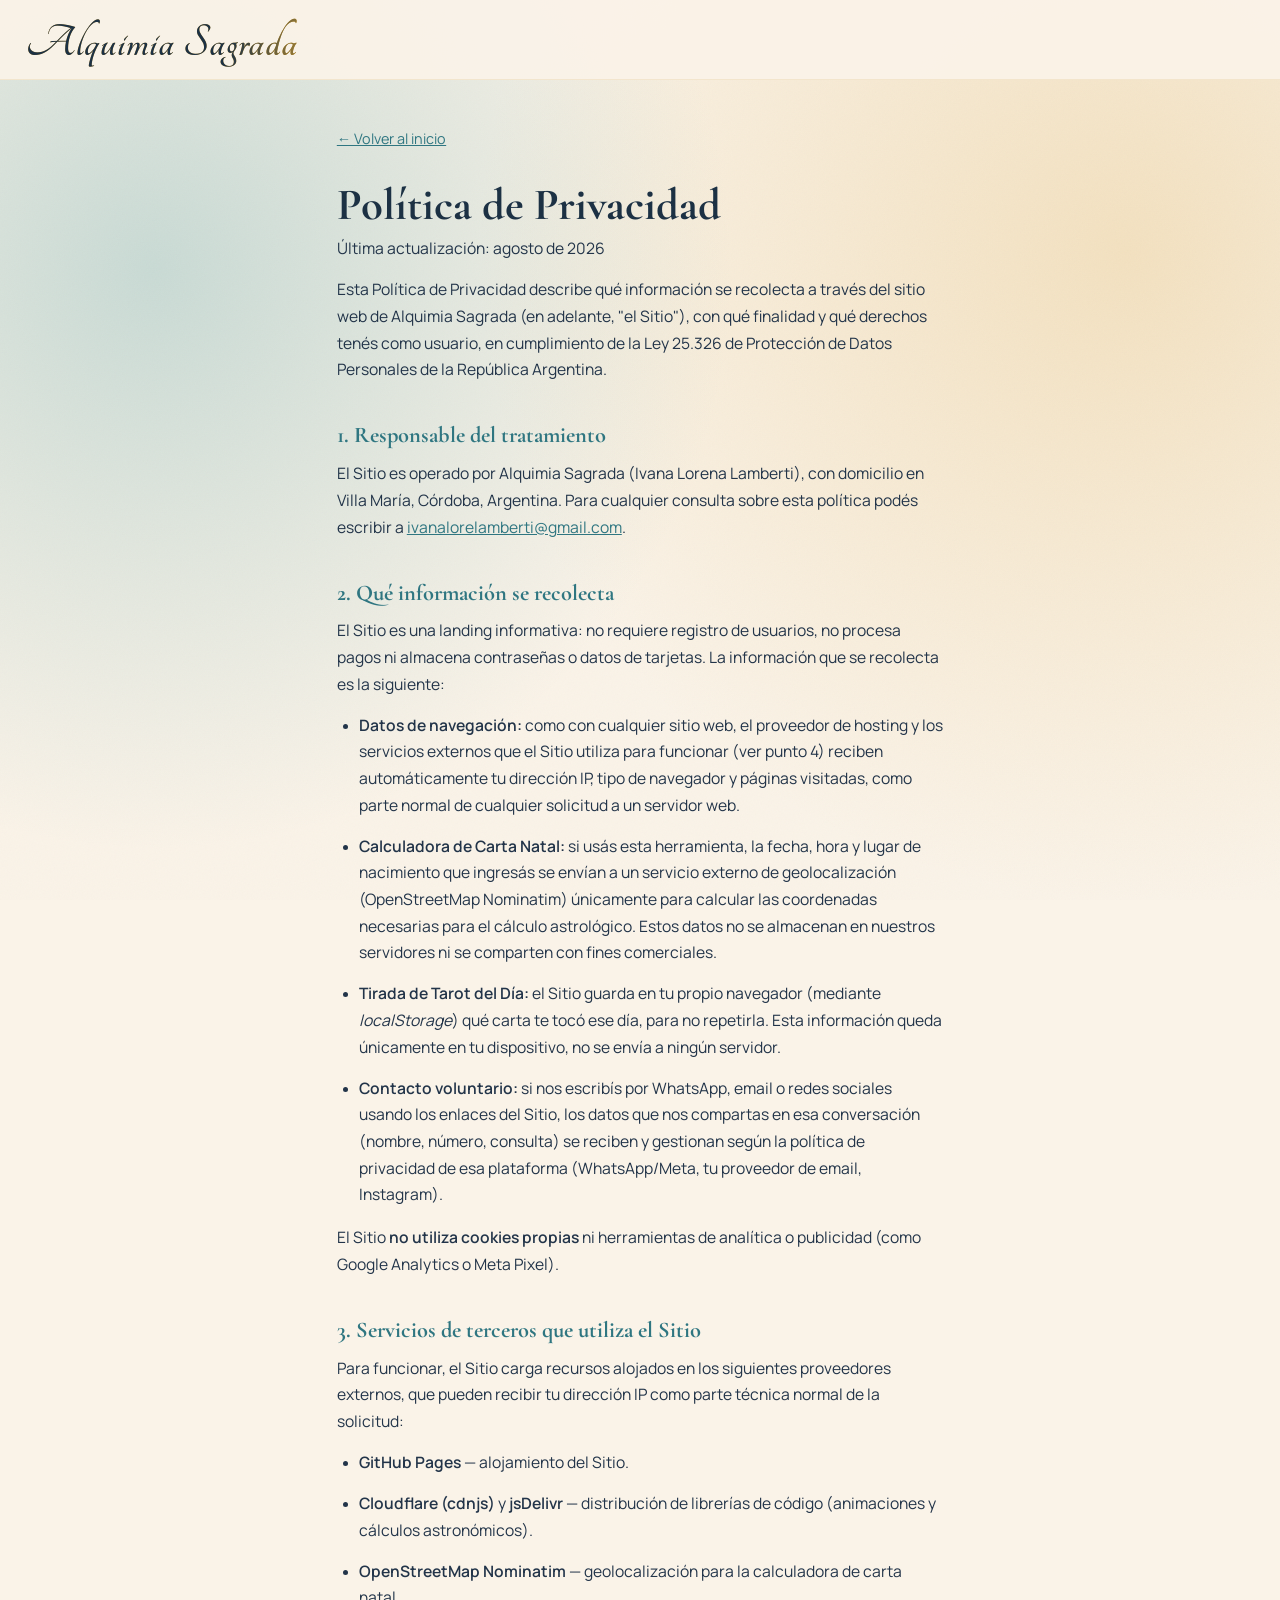
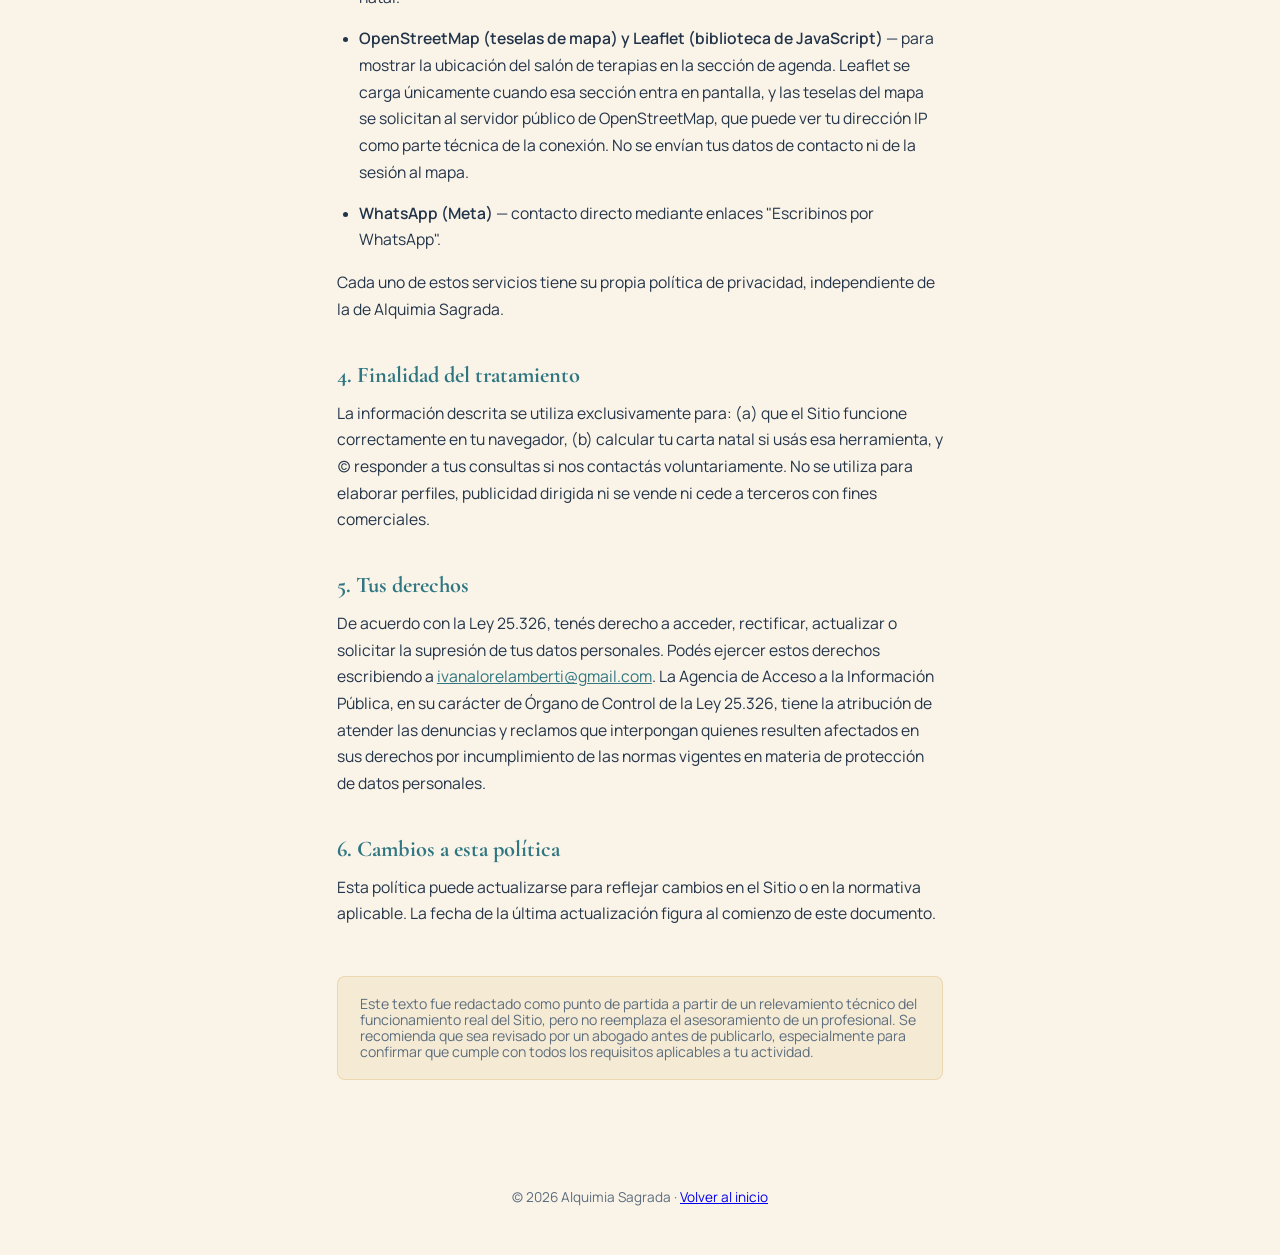
<file: politica-privacidad.html>
<!DOCTYPE html>
<html lang="es">
<head>
<meta charset="UTF-8">
<meta name="viewport" content="width=device-width, initial-scale=1.0">
<title>Política de Privacidad · Alquimia Sagrada</title>
<meta name="description" content="Política de privacidad y protección de datos personales de Alquimia Sagrada.">
<meta name="robots" content="noindex">
<link rel="icon" type="image/png" sizes="64x64" href="assets/img/icon-64.png">
<link rel="icon" type="image/webp" href="assets/img/logo-alquimia.webp">
<link rel="stylesheet" href="assets/css/estilos.css">
<style>
  body { background-color: var(--bg-base); }
  .legal-main {
    position: relative;
    z-index: 15;
    max-width: 760px;
    margin: 0 auto;
    padding: 130px 6vw 80px;
  }
  .legal-main h1 {
    font-family: var(--font-heading);
    font-size: clamp(2rem, 5vw, 2.8rem);
    color: var(--ink);
    margin-bottom: 0.4rem;
  }
  .legal-updated {
    font-size: 0.85rem;
    color: var(--text-muted);
    margin-bottom: 2.5rem;
  }
  .legal-main h2 {
    font-family: var(--font-heading);
    font-size: 1.4rem;
    color: var(--teal);
    margin-top: 2.4rem;
    margin-bottom: 0.8rem;
  }
  .legal-main p, .legal-main li {
    font-size: 0.98rem;
    line-height: 1.7;
    color: var(--text-main);
    margin-bottom: 0.9rem;
  }
  .legal-main ul { padding-left: 1.4rem; margin-bottom: 1rem; }
  .legal-main a { color: var(--teal); }
  .legal-note {
    margin-top: 3rem;
    padding: 1.2rem 1.4rem;
    background: rgba(201, 152, 47, 0.1);
    border: 1px solid var(--gold-dim);
    border-radius: 8px;
    font-size: 0.88rem;
    color: var(--text-muted);
  }
  .legal-back {
    display: inline-block;
    margin-bottom: 2rem;
    font-size: 0.9rem;
    color: var(--teal);
  }
  .legal-footer-bottom {
    position: relative;
    z-index: 15;
    text-align: center;
    padding: 30px 6vw 50px;
    font-size: 0.85rem;
    color: var(--text-muted);
  }
</style>
</head>
<body>

<div class="grain-overlay"></div>
<div class="cosmic-bg"></div>

<header class="site-header">
  <a href="index.html" style="text-decoration:none;">
    <h1 class="brand-title" data-text="Alquimia Sagrada">Alquimia Sagrada</h1>
  </a>
</header>

<main class="legal-main">
  <a href="index.html" class="legal-back">← Volver al inicio</a>

  <h1>Política de Privacidad</h1>
  <p class="legal-updated">Última actualización: agosto de 2026</p>

  <p>Esta Política de Privacidad describe qué información se recolecta a través del sitio web de Alquimia Sagrada (en adelante, "el Sitio"), con qué finalidad y qué derechos tenés como usuario, en cumplimiento de la Ley 25.326 de Protección de Datos Personales de la República Argentina.</p>

  <h2>1. Responsable del tratamiento</h2>
  <p>El Sitio es operado por Alquimia Sagrada (Ivana Lorena Lamberti), con domicilio en Villa María, Córdoba, Argentina. Para cualquier consulta sobre esta política podés escribir a <a href="mailto:ivanalorelamberti@gmail.com">ivanalorelamberti@gmail.com</a>.</p>

  <h2>2. Qué información se recolecta</h2>
  <p>El Sitio es una landing informativa: no requiere registro de usuarios, no procesa pagos ni almacena contraseñas o datos de tarjetas. La información que se recolecta es la siguiente:</p>
  <ul>
    <li><strong>Datos de navegación:</strong> como con cualquier sitio web, el proveedor de hosting y los servicios externos que el Sitio utiliza para funcionar (ver punto 4) reciben automáticamente tu dirección IP, tipo de navegador y páginas visitadas, como parte normal de cualquier solicitud a un servidor web.</li>
    <li><strong>Calculadora de Carta Natal:</strong> si usás esta herramienta, la fecha, hora y lugar de nacimiento que ingresás se envían a un servicio externo de geolocalización (OpenStreetMap Nominatim) únicamente para calcular las coordenadas necesarias para el cálculo astrológico. Estos datos no se almacenan en nuestros servidores ni se comparten con fines comerciales.</li>
    <li><strong>Tirada de Tarot del Día:</strong> el Sitio guarda en tu propio navegador (mediante <em>localStorage</em>) qué carta te tocó ese día, para no repetirla. Esta información queda únicamente en tu dispositivo, no se envía a ningún servidor.</li>
    <li><strong>Contacto voluntario:</strong> si nos escribís por WhatsApp, email o redes sociales usando los enlaces del Sitio, los datos que nos compartas en esa conversación (nombre, número, consulta) se reciben y gestionan según la política de privacidad de esa plataforma (WhatsApp/Meta, tu proveedor de email, Instagram).</li>
  </ul>
  <p>El Sitio <strong>no utiliza cookies propias</strong> ni herramientas de analítica o publicidad (como Google Analytics o Meta Pixel).</p>

  <h2>3. Servicios de terceros que utiliza el Sitio</h2>
  <p>Para funcionar, el Sitio carga recursos alojados en los siguientes proveedores externos, que pueden recibir tu dirección IP como parte técnica normal de la solicitud:</p>
  <ul>
    <li><strong>GitHub Pages</strong> — alojamiento del Sitio.</li>
    <li><strong>Cloudflare (cdnjs)</strong> y <strong>jsDelivr</strong> — distribución de librerías de código (animaciones y cálculos astronómicos).</li>
    <li><strong>OpenStreetMap Nominatim</strong> — geolocalización para la calculadora de carta natal.</li>
    <li><strong>OpenStreetMap (teselas de mapa) y Leaflet (biblioteca de JavaScript)</strong> — para mostrar la ubicación del salón de terapias en la sección de agenda. Leaflet se carga únicamente cuando esa sección entra en pantalla, y las teselas del mapa se solicitan al servidor público de OpenStreetMap, que puede ver tu dirección IP como parte técnica de la conexión. No se envían tus datos de contacto ni de la sesión al mapa.</li>
    <li><strong>WhatsApp (Meta)</strong> — contacto directo mediante enlaces "Escribinos por WhatsApp".</li>
  </ul>
  <p>Cada uno de estos servicios tiene su propia política de privacidad, independiente de la de Alquimia Sagrada.</p>

  <h2>4. Finalidad del tratamiento</h2>
  <p>La información descrita se utiliza exclusivamente para: (a) que el Sitio funcione correctamente en tu navegador, (b) calcular tu carta natal si usás esa herramienta, y (c) responder a tus consultas si nos contactás voluntariamente. No se utiliza para elaborar perfiles, publicidad dirigida ni se vende ni cede a terceros con fines comerciales.</p>

  <h2>5. Tus derechos</h2>
  <p>De acuerdo con la Ley 25.326, tenés derecho a acceder, rectificar, actualizar o solicitar la supresión de tus datos personales. Podés ejercer estos derechos escribiendo a <a href="mailto:ivanalorelamberti@gmail.com">ivanalorelamberti@gmail.com</a>. La Agencia de Acceso a la Información Pública, en su carácter de Órgano de Control de la Ley 25.326, tiene la atribución de atender las denuncias y reclamos que interpongan quienes resulten afectados en sus derechos por incumplimiento de las normas vigentes en materia de protección de datos personales.</p>

  <h2>6. Cambios a esta política</h2>
  <p>Esta política puede actualizarse para reflejar cambios en el Sitio o en la normativa aplicable. La fecha de la última actualización figura al comienzo de este documento.</p>

  <div class="legal-note">
    Este texto fue redactado como punto de partida a partir de un relevamiento técnico del funcionamiento real del Sitio, pero no reemplaza el asesoramiento de un profesional. Se recomienda que sea revisado por un abogado antes de publicarlo, especialmente para confirmar que cumple con todos los requisitos aplicables a tu actividad.
  </div>
</main>

<footer class="legal-footer-bottom">
  &copy; 2026 Alquimia Sagrada &middot; <a href="index.html">Volver al inicio</a>
</footer>

</body>
</html>
</file>
<file: assets/css/estilos.css>
/* =========================================
   ESTILOS COMPARTIDOS · Alquimia Sagrada
   Usado por index.html y sobre-mi.html. Contiene la "carcasa" común del
   sitio (tipografías, variables, header con el título animado, fondo
   cósmico, reproductor de música y footer base) para que el navegador lo
   descargue una sola vez y lo reutilice (desde caché) al navegar entre
   páginas, en vez de volver a bajar el mismo CSS en cada una.
   ========================================= */

/* ---------- Tipografías auto-alojadas ----------
   Solo woff2 (~255 KB las 11 variantes). Los .ttf que hacían de respaldo
   para navegadores pre-woff2 se eliminaron: el 100% de los navegadores
   actuales los soporta, y mantenerlos multiplicaba por 13 el peso del
   deploy (3.17 MB que nunca se descargaban).

   MÉTRICAS DE LÍNEA (ascent/descent/line-gap-override)
   Leídas de las tablas hhea reales de cada fuente y normalizadas a una caja
   de línea única de 115% del em. Sin esto, cada `font-display: swap`
   cambiaba la altura de línea y movía todo el contenido de la página:

     Manrope            106.6% + 30.0% = 136.6%   <- 21.6 puntos de más
     Cormorant Garamond  92.4% + 28.7% = 121.1%   <-  6.1 puntos de más
     Arial  (respaldo)   90.5% + 21.2% = 114.9%
     Times  (respaldo)   89.1% + 21.6% = 115.0%

   Fijando las tres métricas en 90% / 22% / 3% (= 115%), la fuente de
   respaldo y la webfont ocupan el mismo alto: el intercambio deja de
   provocar CLS, y además todas las variantes de una familia comparten caja.
   No se aplica `size-adjust` a propósito: su valor depende de qué fuente
   de respaldo elige cada sistema (Arial en Windows, Roboto en Android,
   San Francisco en iOS) y sin esa referencia sólo se acertaría en una
   plataforma, empeorando el resto. */
@font-face {
  font-family: 'Cormorant Garamond';
  src: url('../fonts/CormorantGaramond-Regular.woff2') format('woff2');
  font-weight: 400; font-style: normal; font-display: swap;
  ascent-override: 90%; descent-override: 22%; line-gap-override: 3%;
}
@font-face {
  font-family: 'Cormorant Garamond';
  src: url('../fonts/CormorantGaramond-SemiBold.woff2') format('woff2');
  font-weight: 600; font-style: normal; font-display: swap;
  ascent-override: 90%; descent-override: 22%; line-gap-override: 3%;
}
@font-face {
  font-family: 'Cormorant Garamond';
  src: url('../fonts/CormorantGaramond-Bold.woff2') format('woff2');
  font-weight: 700; font-style: normal; font-display: swap;
  ascent-override: 90%; descent-override: 22%; line-gap-override: 3%;
}
@font-face {
  font-family: 'Cormorant Garamond';
  src: url('../fonts/CormorantGaramond-Italic.woff2') format('woff2');
  font-weight: 400; font-style: italic; font-display: swap;
  ascent-override: 90%; descent-override: 22%; line-gap-override: 3%;
}
@font-face {
  font-family: 'Cormorant Garamond';
  src: url('../fonts/CormorantGaramond-SemiBoldItalic.woff2') format('woff2');
  font-weight: 600; font-style: italic; font-display: swap;
  ascent-override: 90%; descent-override: 22%; line-gap-override: 3%;
}
/* Tangerine lleva una pila explícita en vez de `cursive` pelado: en
   Windows `cursive` resuelve a Comic Sans, bastante más ancha, y eso
   deformaba el título del header al hacerse el swap. */
@font-face {
  font-family: 'Tangerine';
  src: url('../fonts/Tangerine-Regular.woff2') format('woff2');
  font-weight: 400; font-style: normal; font-display: swap;
  ascent-override: 90%; descent-override: 22%; line-gap-override: 3%;
}
@font-face {
  font-family: 'Tangerine';
  src: url('../fonts/Tangerine-Bold.woff2') format('woff2');
  font-weight: 700; font-style: normal; font-display: swap;
  ascent-override: 90%; descent-override: 22%; line-gap-override: 3%;
}
@font-face {
  font-family: 'Manrope';
  src: url('../fonts/Manrope-Light.woff2') format('woff2');
  font-weight: 300; font-style: normal; font-display: swap;
  ascent-override: 90%; descent-override: 22%; line-gap-override: 3%;
}
@font-face {
  font-family: 'Manrope';
  src: url('../fonts/Manrope-Regular.woff2') format('woff2');
  font-weight: 400; font-style: normal; font-display: swap;
  ascent-override: 90%; descent-override: 22%; line-gap-override: 3%;
}
@font-face {
  font-family: 'Manrope';
  src: url('../fonts/Manrope-Medium.woff2') format('woff2');
  font-weight: 500; font-style: normal; font-display: swap;
  ascent-override: 90%; descent-override: 22%; line-gap-override: 3%;
}
@font-face {
  font-family: 'Manrope';
  src: url('../fonts/Manrope-SemiBold.woff2') format('woff2');
  font-weight: 600; font-style: normal; font-display: swap;
  ascent-override: 90%; descent-override: 22%; line-gap-override: 3%;
}

/* ---------- Variables y reset base ---------- */
:root {
  --bg-base: #faf3e8;
  --ink: #1c3144;
  --text-main: #223449;
  --text-muted: #5c6d7e;
  --gold: #c9982f;
  --gold-dim: rgba(201, 152, 47, 0.22);
  --teal: #2f7681;
  --teal-dim: rgba(47, 118, 129, 0.2);
  --font-heading: 'Cormorant Garamond', serif;
  --font-script: 'Tangerine', 'Snell Roundhand', 'Apple Chancery', 'Segoe Script', cursive;
  --font-body: 'Manrope', sans-serif;
}

* { box-sizing: border-box; margin: 0; padding: 0; }

/* Desactiva selección de texto, el resaltado táctil celeste al tocar y
   arrastrar, y el menú de "guardar imagen"/callout al mantener presionado.
   Se reactiva la selección dentro de los campos de formulario para que
   sigan siendo usables con normalidad. */
html {
  -webkit-user-select: none;
  -moz-user-select: none;
  -ms-user-select: none;
  user-select: none;
  -webkit-touch-callout: none;
  -webkit-tap-highlight-color: transparent;
}
input, textarea, select {
  -webkit-user-select: text;
  -moz-user-select: text;
  -ms-user-select: text;
  user-select: text;
  -webkit-touch-callout: default;
}
html { scroll-behavior: smooth; }

body {
  background-color: var(--bg-base);
  color: var(--text-main);
  font-family: var(--font-body);
  overflow-x: hidden;
}

/* ---------- Textura de grano / ruido sutil ---------- */
.grain-overlay {
  position: fixed;
  inset: 0;
  z-index: 2;
  pointer-events: none;
  opacity: 0.035;
  mix-blend-mode: multiply;
  background-image: url("data:image/svg+xml;utf8,<svg xmlns='http://www.w3.org/2000/svg' width='120' height='120'><filter id='n'><feTurbulence type='fractalNoise' baseFrequency='0.9' numOctaves='2' stitchTiles='stitch'/></filter><rect width='100%25' height='100%25' filter='url(%23n)'/></svg>");
  background-size: 160px 160px;
}

/* ---------- Header con el título animado ---------- */
.site-header {
  position: fixed;
  top: 0;
  left: 0;
  width: 100%;
  z-index: 90;
  display: flex;
  justify-content: space-between;
  align-items: center;
  padding: 12px 16px;
  background: rgba(250, 243, 232, 0.94);
  border-bottom: 1px solid rgba(201, 152, 47, 0.15);
}

/* Título: base sólida dorada SIEMPRE visible + brillo animado superpuesto
   solo cuando el navegador soporta recorte de texto en gradiente. Así el
   título nunca queda invisible ni tapado por un fallback mal aplicado. */
.site-header .brand-title {
  position: relative;
  font-family: var(--font-script);
  font-size: clamp(1.8rem, 4vw, 3rem);
  font-weight: 700;
  letter-spacing: 0.02em;
  color: var(--gold);
  cursor: pointer;
  flex-grow: 1;
  text-align: center;
  margin: 0 10px;
}

@supports ((background-clip: text) or (-webkit-background-clip: text)) {
  .site-header .brand-title::after {
    content: attr(data-text);
    position: absolute;
    inset: 0;
    background: linear-gradient(100deg, var(--ink) 30%, var(--gold) 45%, #fff8e2 50%, var(--gold) 55%, var(--ink) 70%);
    background-size: 250% 100%;
    background-repeat: no-repeat;
    -webkit-background-clip: text;
    background-clip: text;
    -webkit-text-fill-color: transparent;
    color: transparent;
    animation: titleShimmer 3.5s linear infinite;
    pointer-events: none;
  }
}

@keyframes titleShimmer {
  0% { background-position: 150% 0; }
  100% { background-position: -150% 0; }
}

/* ---------- Fondo cósmico animado ---------- */
.cosmic-bg {
  position: fixed;
  inset: 0;
  z-index: 0;
  pointer-events: none;
  background:
    radial-gradient(circle at 12% 30%, rgba(76, 155, 163, 0.28) 0%, transparent 45%),
    radial-gradient(circle at 88% 28%, rgba(224, 178, 90, 0.28) 0%, transparent 50%),
    var(--bg-base);
  transition: background 1.2s ease;
}

/* Wrapper que recibe el desplazamiento de parallax por scroll (JS) en
   index.html, dejando la animación de rotación propia de cada capa
   intacta. Las reglas .stars-layer-1/.stars-layer-2/.parallax-layer NO
   están acá: index.html las usa con "position: absolute" dentro de este
   wrapper para el efecto de parallax por scroll, mientras que
   sobre-mi.html (sin ese JS) las usa con "position: fixed" directo, sin
   wrapper — son dos implementaciones distintas a propósito, así que cada
   página mantiene su propia versión en su <style>. */
@keyframes starDrift {
  0% { transform: rotate(0deg) translateY(0); }
  100% { transform: rotate(360deg) translateY(100px); }
}

/* ---------- Reproductor de música flotante ---------- */
.music-player {
  position: fixed;
  bottom: 30px;
  right: 30px;
  z-index: 100;
  display: flex;
  align-items: center;
  gap: 12px;
  background: rgba(255, 250, 240, 0.94);
  border: 1px solid var(--gold-dim);
  padding: 10px 18px;
  border-radius: 50px;
  box-shadow: 0 10px 30px rgba(28, 49, 68, 0.12);
  transition: border-color 0.6s ease, box-shadow 0.6s ease;
}
.play-btn {
  background: var(--gold);
  color: #fff8ea;
  border: none;
  width: 36px;
  height: 36px;
  border-radius: 50%;
  display: flex;
  align-items: center;
  justify-content: center;
  cursor: pointer;
  transition: transform 0.2s ease, background 0.4s ease, box-shadow 0.4s ease;
  box-shadow: 0 0 15px rgba(201, 152, 47, 0.35);
  flex-shrink: 0;
}
.play-btn:hover {
  transform: scale(1.08);
}
.play-icon {
  font-size: 0.85rem;
  margin-left: 2px;
}
.music-info {
  display: flex;
  flex-direction: column;
  max-width: 180px;
}
.music-title {
  font-size: 0.82rem;
  font-weight: 600;
  color: var(--text-main);
  white-space: nowrap;
  overflow: hidden;
  text-overflow: ellipsis;
}
.music-subtitle {
  font-size: 0.7rem;
  color: var(--text-muted);
  letter-spacing: 0.05em;
}

/* ---------- Footer base ---------- */
.site-footer {
  position: relative;
  z-index: 15;
  background: rgba(250, 243, 232, 0.92);
  backdrop-filter: blur(12px);
  -webkit-backdrop-filter: blur(12px);
  border-top: 1px solid rgba(201, 152, 47, 0.2);
  padding: 60px 5vw 40px;
  color: var(--text-muted);
}

/* =========================================================================
   AJUSTES DE RENDIMIENTO EN MOBILE
   Los dos efectos de abajo son de los que más consumen en una GPU de
   mobile, que es la que va justita. Se desactivan por debajo de 960px (el
   mismo breakpoint que usa index.css para el layout mobile) y se sustituyen
   por fondos opacos que se ven casi idénticos.
   En desktop no se toca nada: las GPUs de escritorio los aguanta sin
   problema y el efecto difuminado ahí sí se nota.

   1) backdrop-filter — obliga al navegador a leer lo que hay detrás del
      elemento y a difuminarlo. Con un .site-footer fijo y contenido que
      se mueve abajo, eso se recalcula en cada frame de scroll.
   2) mix-blend-mode en el grano — un elemento con blend no se puede
      componer por separado: el navegador tiene que leer el fondo y mezclar.
      Como el grano es fixed a pantalla completa, cada frame que se mueve
      algo obliga a mezclar toda la pantalla entera.
   ========================================================================= */
@media (max-width: 960px) {
  /* Sin difuminado el fondo semitransparente deja pasar el contenido de
     abajo, así que se sube la opacidad para compensarlo. */
  .site-footer {
    backdrop-filter: none;
    -webkit-backdrop-filter: none;
    background: rgba(250, 243, 232, 0.97);
  }

  /* A opacity 0.035 la diferencia entre multiply y normal es imperceptible,
     así que conservamos la textura y solo sacamos el modo de fusión. */
  .grain-overlay {
    mix-blend-mode: normal;
  }
}
</file>
